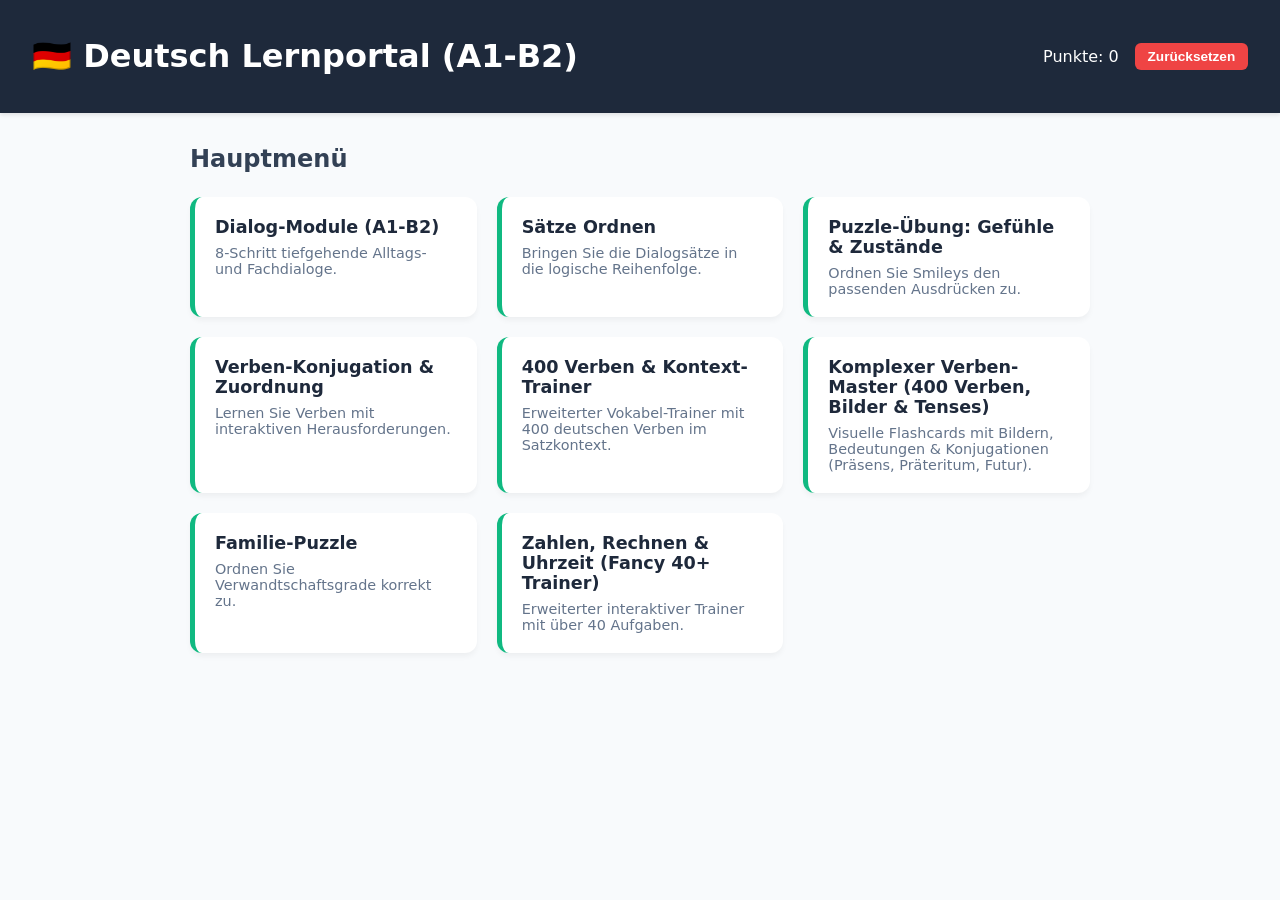
<file: index.html>
<!DOCTYPE html>
<html lang="de" translate="no">
<head>
    <meta charset="UTF-8">
    <meta name="viewport" content="width=device-width, initial-scale=1.0">
    <title>Deutsch Lernportal (A1-B2) - Komplexer Verben-Master</title>
    <link rel="icon" type="image/svg+xml" href="data:image/svg+xml,<svg xmlns='http://www.w3.org/2000/svg' viewBox='0 0 100 100'><text y='.9em' font-size='90'>🇩🇪</text></svg>">
    <style>
        :root {
            --primary: #1e293b;
            --accent: #10b981;
            --bg: #f8fafc;
            --card-bg: #ffffff;
            --text-main: #334155;
        }
        body {
            font-family: system-ui, -apple-system, sans-serif;
            background: var(--bg);
            margin: 0;
            padding: 0;
            color: var(--text-main);
        }
        header {
            background: var(--primary);
            color: white;
            padding: 1rem 2rem;
            display: flex;
            justify-content: space-between;
            align-items: center;
            box-shadow: 0 2px 4px rgba(0,0,0,0.1);
        }
        .score-panel {
            display: flex;
            gap: 1rem;
            align-items: center;
        }
        .reset-score-btn {
            background: #ef4444;
            color: white;
            border: none;
            padding: 0.4rem 0.8rem;
            border-radius: 6px;
            cursor: pointer;
            font-size: 0.85rem;
            font-weight: bold;
        }
        .reset-score-btn:hover { background: #dc2626; }
        main {
            max-width: 900px;
            margin: 2rem auto;
            padding: 0 1rem;
        }
        .screen { display: none; }
        .screen.active { display: block; }
        #dialogue-list {
            display: grid;
            grid-template-columns: repeat(auto-fit, minmax(260px, 1fr));
            gap: 1.25rem;
            margin-top: 1.5rem;
        }
        .dialogue-card {
            background: var(--card-bg);
            padding: 1.25rem;
            border-radius: 12px;
            box-shadow: 0 4px 6px -1px rgba(0,0,0,0.05);
            cursor: pointer;
            transition: transform 0.2s, box-shadow 0.2s;
            border-left: 5px solid var(--accent);
        }
        .dialogue-card:hover {
            transform: translateY(-3px);
            box-shadow: 0 10px 15px -3px rgba(0,0,0,0.1);
        }
        .dialogue-card h3 { margin: 0 0 0.5rem 0; font-size: 1.1rem; color: var(--primary); }
        .dialogue-card p { margin: 0; color: #64748b; font-size: 0.9rem; }
        .options-grid {
            display: flex;
            flex-direction: column;
            gap: 0.75rem;
            margin-top: 1.5rem;
        }
        .option-btn, .order-item {
            background: white;
            border: 2px solid #cbd5e1;
            padding: 1rem;
            border-radius: 8px;
            font-size: 1rem;
            cursor: pointer;
            text-align: left;
            display: flex;
            justify-content: space-between;
            align-items: center;
            transition: border-color 0.2s, background 0.2s;
        }
        .option-btn:hover, .order-item:hover { border-color: var(--accent); background: #f1f5f9; }
        .option-btn.correct { background: #10b981; color: white; border-color: #10b981; }
        .option-btn.wrong { background: #ef4444; color: white; border-color: #ef4444; }
        
        .order-controls button {
            background: var(--primary);
            color: white;
            border: none;
            padding: 0.4rem 0.7rem;
            margin-left: 0.4rem;
            border-radius: 6px;
            cursor: pointer;
        }
        #feedback {
            margin-top: 1rem;
            padding: 1rem;
            border-radius: 8px;
            font-weight: bold;
            text-align: center;
        }
        #feedback.success { background: #d1fae5; color: #065f46; }
        #feedback.error { background: #fee2e2; color: #991b1b; }
        .hidden { display: none; }
        .back-btn {
            background: var(--primary);
            color: white;
            border: none;
            padding: 0.6rem 1.2rem;
            border-radius: 6px;
            cursor: pointer;
            margin-bottom: 1.5rem;
            font-weight: 500;
        }
        .back-btn:hover { background: #334155; }
        #submit-order-btn, .action-btn {
            margin-top: 1.2rem;
            background: var(--accent);
            color: white;
            border: none;
            padding: 0.8rem 1.5rem;
            border-radius: 8px;
            font-size: 1rem;
            cursor: pointer;
            font-weight: bold;
        }
        table { width: 100%; border-collapse: collapse; background: white; margin-top: 1rem; border-radius: 8px; overflow: hidden; box-shadow: 0 4px 6px -1px rgba(0,0,0,0.05); }
        th, td { padding: 1rem; border-bottom: 1px solid #e2e8f0; text-align: left; }
        th { background: var(--primary); color: white; }

        .clock-container {
            background: white;
            padding: 2rem;
            border-radius: 16px;
            box-shadow: 0 10px 25px -5px rgba(0,0,0,0.05);
            text-align: center;
            margin-top: 1.5rem;
            display: flex;
            flex-direction: column;
            align-items: center;
            gap: 1rem;
        }
        .clock-display {
            font-size: 2.5rem;
            font-weight: 800;
            color: var(--primary);
            letter-spacing: 2px;
            font-variant-numeric: tabular-nums;
            background: #f1f5f9;
            padding: 0.5rem 1rem;
            border-radius: 12px;
        }
        .clock-german-text {
            font-size: 1.25rem;
            color: var(--accent);
            font-weight: 600;
        }

        .analogue-face {
            width: 180px;
            height: 180px;
            background: #f8fafc;
            border: 6px solid var(--primary);
            border-radius: 50%;
            position: relative;
            box-shadow: inset 0 2px 6px rgba(0,0,0,0.1);
        }
        .hand {
            position: absolute;
            bottom: 50%;
            left: 50%;
            transform-origin: bottom;
            border-radius: 4px;
        }
        .hour-hand {
            width: 6px;
            height: 45px;
            background: var(--primary);
            transform: translateX(-50%);
        }
        .minute-hand {
            width: 4px;
            height: 65px;
            background: #64748b;
            transform: translateX(-50%);
        }
        .second-hand {
            width: 2px;
            height: 75px;
            background: #ef4444;
            transform: translateX(-50%);
        }
        .center-dot {
            width: 12px;
            height: 12px;
            background: var(--primary);
            border-radius: 50%;
            position: absolute;
            top: 50%;
            left: 50%;
            transform: translate(-50%, -50%);
        }

        .flashcard-box {
            background: white;
            border-radius: 16px;
            padding: 2rem;
            box-shadow: 0 10px 25px -5px rgba(0,0,0,0.05);
            text-align: center;
            margin-top: 1.5rem;
        }
        .flashcard-icon {
            font-size: 4rem;
            margin-bottom: 1rem;
        }
        .flashcard-verb {
            font-size: 2rem;
            font-weight: 800;
            color: var(--primary);
            margin-bottom: 0.5rem;
        }
        .flashcard-meaning {
            font-size: 1.2rem;
            color: var(--accent);
            font-weight: 600;
            margin-bottom: 1.5rem;
        }
    </style>
</head>
<body>
    <header>
        <h1>🇩🇪 Deutsch Lernportal (A1-B2)</h1>
        <div class="score-panel">
            <span>Punkte: <span id="score">0</span></span>
            <button class="reset-score-btn" onclick="resetScore()">Zurücksetzen</button>
        </div>
    </header>

    <main>
        <!-- MAIN MENU SCREEN -->
        <section id="menu-screen" class="screen active">
            <h2>Hauptmenü</h2>
            <div id="dialogue-list">
                <div class="dialogue-card" onclick="openModuleSection()">
                    <h3>Dialog-Module (A1-B2)</h3>
                    <p>8-Schritt tiefgehende Alltags- und Fachdialoge.</p>
                </div>
                <div class="dialogue-card" onclick="openSpecialModule(7)">
                    <h3>Sätze Ordnen</h3>
                    <p>Bringen Sie die Dialogsätze in die logische Reihenfolge.</p>
                </div>
                <div class="dialogue-card" onclick="openPuzzleScreen()">
                    <h3>Puzzle-Übung: Gefühle & Zustände</h3>
                    <p>Ordnen Sie Smileys den passenden Ausdrücken zu.</p>
                </div>
                <div class="dialogue-card" onclick="openVerbsScreen()">
                    <h3>Verben-Konjugation & Zuordnung</h3>
                    <p>Lernen Sie Verben mit interaktiven Herausforderungen.</p>
                </div>
                <div class="dialogue-card" onclick="openMegaVerbsScreen()">
                    <h3>400 Verben & Kontext-Trainer</h3>
                    <p>Erweiterter Vokabel-Trainer mit 400 deutschen Verben im Satzkontext.</p>
                </div>
                <div class="dialogue-card" onclick="openMegaFlashcardScreen()">
                    <h3>Komplexer Verben-Master (400 Verben, Bilder & Tenses)</h3>
                    <p>Visuelle Flashcards mit Bildern, Bedeutungen & Konjugationen (Präsens, Präteritum, Futur).</p>
                </div>
                <div class="dialogue-card" onclick="openFamilyScreen()">
                    <h3>Familie-Puzzle</h3>
                    <p>Ordnen Sie Verwandtschaftsgrade korrekt zu.</p>
                </div>
                <div class="dialogue-card" onclick="openNumbersScreen()">
                    <h3>Zahlen, Rechnen & Uhrzeit (Fancy 40+ Trainer)</h3>
                    <p>Erweiterter interaktiver Trainer mit über 40 Aufgaben.</p>
                </div>
            </div>
        </section>

        <!-- DIALOGUE SELECTION SCREEN -->
        <section id="dialogue-menu-screen" class="screen">
            <button class="back-btn" onclick="goHome()">← Zurück zum Hauptmenü</button>
            <h2>Wähle ein Dialog-Modul (8 Schritte)</h2>
            <div id="sub-dialogue-list" style="display:grid; grid-template-columns: repeat(auto-fit, minmax(280px, 1fr)); gap: 1rem; margin-top: 1.5rem;"></div>
        </section>

        <!-- EXERCISE RUNNER SCREEN -->
        <section id="exercise-screen" class="screen">
            <button class="back-btn" onclick="openModuleSection()">← Zurück zur Modul-Übersicht</button>
            <h3 id="dialogue-title"></h3>
            <div id="game-container">
                <div id="prompt-area"></div>
                <div id="options-area" class="options-grid"></div>
            </div>
            <div id="feedback" class="hidden"></div>
        </section>

        <!-- PUZZLE SCREEN -->
        <section id="puzzle-screen" class="screen">
            <button class="back-btn" onclick="goHome()">← Zurück zum Hauptmenü</button>
            <h3>Puzzle-Übung: Wie geht es Ihnen?</h3>
            <div style="display: flex; flex-direction: column; gap: 0.75rem; margin-top: 1.5rem;" id="puzzle-area">
                <div class="puzzle-row" data-answer="sehr gut" style="display:flex; align-items:center; gap:1rem; background:white; padding:0.75rem; border-radius:8px; box-shadow: 0 1px 3px rgba(0,0,0,0.05);">
                    <span style="font-size: 1.5rem;">😊</span>
                    <div style="background:#f1f5f9; padding:0.5rem 1rem; border-radius:6px; font-weight:bold;">Puzzleteil</div>
                    <select class="puzzle-select" style="padding:0.5rem; border-radius:6px; border:1px solid #cbd5e1; flex-grow:1;">
                        <option value="">-- Wählen --</option>
                        <option value="schlecht">schlecht</option>
                        <option value="gut">gut</option>
                        <option value="sehr gut">sehr gut</option>
                        <option value="nicht so gut">nicht so gut</option>
                        <option value="sehr schlecht">sehr schlecht</option>
                    </select>
                </div>
                <div class="puzzle-row" data-answer="gut" style="display:flex; align-items:center; gap:1rem; background:white; padding:0.75rem; border-radius:8px; box-shadow: 0 1px 3px rgba(0,0,0,0.05);">
                    <span style="font-size: 1.5rem;">🙂</span>
                    <div style="background:#f1f5f9; padding:0.5rem 1rem; border-radius:6px; font-weight:bold;">Puzzleteil</div>
                    <select class="puzzle-select" style="padding:0.5rem; border-radius:6px; border:1px solid #cbd5e1; flex-grow:1;">
                        <option value="">-- Wählen --</option>
                        <option value="schlecht">schlecht</option>
                        <option value="gut">gut</option>
                        <option value="sehr gut">sehr gut</option>
                        <option value="nicht so gut">nicht so gut</option>
                        <option value="sehr schlecht">sehr schlecht</option>
                    </select>
                </div>
                <div class="puzzle-row" data-answer="nicht so gut" style="display:flex; align-items:center; gap:1rem; background:white; padding:0.75rem; border-radius:8px; box-shadow: 0 1px 3px rgba(0,0,0,0.05);">
                    <span style="font-size: 1.5rem;">😐</span>
                    <div style="background:#f1f5f9; padding:0.5rem 1rem; border-radius:6px; font-weight:bold;">Puzzleteil</div>
                    <select class="puzzle-select" style="padding:0.5rem; border-radius:6px; border:1px solid #cbd5e1; flex-grow:1;">
                        <option value="">-- Wählen --</option>
                        <option value="schlecht">schlecht</option>
                        <option value="gut">gut</option>
                        <option value="sehr gut">sehr gut</option>
                        <option value="nicht so gut">nicht so gut</option>
                        <option value="sehr schlecht">sehr schlecht</option>
                    </select>
                </div>
                <div class="puzzle-row" data-answer="schlecht" style="display:flex; align-items:center; gap:1rem; background:white; padding:0.75rem; border-radius:8px; box-shadow: 0 1px 3px rgba(0,0,0,0.05);">
                    <span style="font-size: 1.5rem;">🙁</span>
                    <div style="background:#f1f5f9; padding:0.5rem 1rem; border-radius:6px; font-weight:bold;">Puzzleteil</div>
                    <select class="puzzle-select" style="padding:0.5rem; border-radius:6px; border:1px solid #cbd5e1; flex-grow:1;">
                        <option value="">-- Wählen --</option>
                        <option value="schlecht">schlecht</option>
                        <option value="gut">gut</option>
                        <option value="sehr gut">sehr gut</option>
                        <option value="nicht so gut">nicht so gut</option>
                        <option value="sehr schlecht">sehr schlecht</option>
                    </select>
                </div>
                <div class="puzzle-row" data-answer="sehr schlecht" style="display:flex; align-items:center; gap:1rem; background:white; padding:0.75rem; border-radius:8px; box-shadow: 0 1px 3px rgba(0,0,0,0.05);">
                    <span style="font-size: 1.5rem;">😞</span>
                    <div style="background:#f1f5f9; padding:0.5rem 1rem; border-radius:6px; font-weight:bold;">Puzzleteil</div>
                    <select class="puzzle-select" style="padding:0.5rem; border-radius:6px; border:1px solid #cbd5e1; flex-grow:1;">
                        <option value="">-- Wählen --</option>
                        <option value="schlecht">schlecht</option>
                        <option value="gut">gut</option>
                        <option value="sehr gut">sehr gut</option>
                        <option value="nicht so gut">nicht so gut</option>
                        <option value="sehr schlecht">sehr schlecht</option>
                    </select>
                </div>
            </div>
            <button class="action-btn" onclick="checkPuzzle()">Puzzle prüfen</button>
            <div id="puzzle-feedback" class="hidden"></div>
        </section>

        <!-- VERBS SCREEN -->
        <section id="verbs-screen" class="screen">
            <button class="back-btn" onclick="goHome()">← Zurück zum Hauptmenü</button>
            <h3>Wichtige Deutsche Verben & Interaktives Matching</h3>
            <table>
                <tr>
                    <th>Pronomen</th>
                    <th>sein (to be)</th>
                    <th>haben (to have)</th>
                    <th>kommen (to come)</th>
                    <th>sehen (to see)</th>
                </tr>
                <tr><td><strong>ich</strong></td><td>bin</td><td>habe</td><td>komme</td><td>sehe</td></tr>
                <tr><td><strong>du</strong></td><td>bist</td><td>hast</td><td>kommst</td><td>siehst</td></tr>
                <tr><td><strong>er / sie / es</strong></td><td>ist</td><td>hat</td><td>kommt</td><td>sieht</td></tr>
                <tr><td><strong>wir</strong></td><td>sind</td><td>haben</td><td>kommen</td><td>sehen</td></tr>
                <tr><td><strong>ihr</strong></td><td>seid</td><td>habt</td><td>kommt</td><td>seht</td></tr>
                <tr><td><strong>sie / Sie</strong></td><td>sind</td><td>haben</td><td>kommen</td><td>sehen</td></tr>
            </table>

            <div style="background: white; padding: 1.5rem; border-radius: 12px; margin-top: 1.5rem; box-shadow: 0 4px 6px -1px rgba(0,0,0,0.05);">
                <h4>Mini-Puzzle: Verb-Zuordnung</h4>
                <p>Welche Form gehört zu "du" beim Verb <em>sein</em>?</p>
                <div style="display: flex; gap: 1rem; margin-top: 1rem;">
                    <button class="option-btn verb-opt" style="flex:1;" onclick="checkVerbPuzzle(false, this)">bin</button>
                    <button class="option-btn verb-opt" style="flex:1;" onclick="checkVerbPuzzle(true, this)">bist</button>
                    <button class="option-btn verb-opt" style="flex:1;" onclick="checkVerbPuzzle(false, this)">ist</button>
                </div>
                <div id="verb-feedback" class="hidden" style="margin-top: 1rem; padding: 0.75rem; border-radius: 6px; font-weight: bold; text-align: center;"></div>
            </div>
        </section>

        <!-- MEGA VERBS SCREEN (400 VERBS CONTEXT TRAINER) -->
        <section id="mega-verbs-screen" class="screen">
            <button class="back-btn" onclick="goHome()">← Zurück zum Hauptmenü</button>
            <h3>400 Verben & Kontext-Trainer</h3>
            <p>Wähle das passende deutsche Verb, das in den Satzkontext passt.</p>
            
            <div style="background: white; padding: 1.5rem; border-radius: 12px; box-shadow: 0 4px 6px -1px rgba(0,0,0,0.05); margin-top: 1.5rem;">
                <h4 id="mega-prompt" style="font-size: 1.2rem; margin-bottom: 1rem;">Lade Satzkontext...</h4>
                <div id="mega-options-container" class="options-grid"></div>
                <div id="mega-feedback" class="hidden" style="margin-top: 1rem; padding: 0.75rem; border-radius: 6px; font-weight: bold; text-align: center;"></div>
                <button class="action-btn" onclick="loadNextMegaVerb()" style="margin-top: 1rem;">Nächste Aufgabe</button>
            </div>
        </section>

        <!-- FLASHCARD & TENSE MASTER SCREEN (400 FULLY UNIQUE ENTRIES) -->
        <section id="mega-flashcard-screen" class="screen">
            <button class="back-btn" onclick="goHome()">← Zurück zum Hauptmenü</button>
            <h3>Komplexer Verben-Master (400 Verben, Bilder & Tenses)</h3>
            <p>Lernen mit visuellen Symbolen, englischer Übersetzung und vollständigen Konjugationstabellen.</p>

            <div class="flashcard-box">
                <div id="fc-counter" style="color: #64748b; font-weight: bold; margin-bottom: 0.5rem;">Verb 1 von 400</div>
                <div class="flashcard-icon" id="fc-icon">🏃‍♂️</div>
                <div class="flashcard-verb" id="fc-verb">laufen</div>
                <div class="flashcard-meaning" id="fc-meaning">to run / to walk</div>

                <h4>Konjugation (Tenses)</h4>
                <table>
                    <tr>
                        <th>Tempus</th>
                        <th>Präsens (Present)</th>
                        <th>Präteritum (Past)</th>
                        <th>Futur I (Future)</th>
                    </tr>
                    <tr>
                        <td><strong>ich</strong></td>
                        <td id="fc-pres-ich">laufe</td>
                        <td id="fc-pret-ich">lief</td>
                        <td id="fc-fut-ich">werde laufen</td>
                    </tr>
                    <tr>
                        <td><strong>du</strong></td>
                        <td id="fc-pres-du">läufst</td>
                        <td id="fc-pret-du">liefst</td>
                        <td id="fc-fut-du">wirst laufen</td>
                    </tr>
                    <tr>
                        <td><strong>er/sie/es</strong></td>
                        <td id="fc-pres-er">läuft</td>
                        <td id="fc-pret-er">lief</td>
                        <td id="fc-fut-er">wird laufen</td>
                    </tr>
                </table>

                <button class="action-btn" onclick="loadNextFlashcard()" style="margin-top: 1.5rem;">Nächste Karteikarte ➡️</button>
            </div>
        </section>

        <!-- FAMILY SCREEN -->
        <section id="family-screen" class="screen">
            <button class="back-btn" onclick="goHome()">← Zurück zum Hauptmenü</button>
            <h3>Familie-Puzzle: Verwandtschaftsgrade ordnen</h3>
            <p>Ordnen Sie die passenden deutschen Begriffe zu:</p>
            <div style="display: flex; flex-direction: column; gap: 0.75rem; margin-top: 1.5rem;" id="family-area">
                <div class="family-row" data-answer="Großeltern" style="display:flex; align-items:center; gap:1rem; background:white; padding:0.75rem; border-radius:8px;">
                    <span style="min-width: 160px; font-weight:bold;">Mutter & Vater der Eltern</span>
                    <select class="family-select" style="padding:0.5rem; border-radius:6px; border:1px solid #cbd5e1; flex-grow:1;">
                        <option value="">-- Wählen --</option>
                        <option value="Großeltern">Großeltern</option>
                        <option value="Eltern">Eltern</option>
                        <option value="Geschwister">Geschwister</option>
                        <option value="Bruder">Bruder</option>
                        <option value="Schwester">Schwester</option>
                    </select>
                </div>
                <div class="family-row" data-answer="Eltern" style="display:flex; align-items:center; gap:1rem; background:white; padding:0.75rem; border-radius:8px;">
                    <span style="min-width: 160px; font-weight:bold;">Mutter & Vater</span>
                    <select class="family-select" style="padding:0.5rem; border-radius:6px; border:1px solid #cbd5e1; flex-grow:1;">
                        <option value="">-- Wählen --</option>
                        <option value="Großeltern">Großeltern</option>
                        <option value="Eltern">Eltern</option>
                        <option value="Geschwister">Geschwister</option>
                        <option value="Bruder">Bruder</option>
                        <option value="Schwester">Schwester</option>
                    </select>
                </div>
                <div class="family-row" data-answer="Geschwister" style="display:flex; align-items:center; gap:1rem; background:white; padding:0.75rem; border-radius:8px;">
                    <span style="min-width: 160px; font-weight:bold;">Brüder und Schwestern</span>
                    <select class="family-select" style="padding:0.5rem; border-radius:6px; border:1px solid #cbd5e1; flex-grow:1;">
                        <option value="">-- Wählen --</option>
                        <option value="Großeltern">Großeltern</option>
                        <option value="Eltern">Eltern</option>
                        <option value="Geschwister">Geschwister</option>
                        <option value="Bruder">Bruder</option>
                        <option value="Schwester">Schwester</option>
                    </select>
                </div>
                <div class="family-row" data-answer="Bruder" style="display:flex; align-items:center; gap:1rem; background:white; padding:0.75rem; border-radius:8px;">
                    <span style="min-width: 160px; font-weight:bold;">Männliches Geschwisterkind</span>
                    <select class="family-select" style="padding:0.5rem; border-radius:6px; border:1px solid #cbd5e1; flex-grow:1;">
                        <option value="">-- Wählen --</option>
                        <option value="Großeltern">Großeltern</option>
                        <option value="Eltern">Eltern</option>
                        <option value="Geschwister">Geschwister</option>
                        <option value="Bruder">Bruder</option>
                        <option value="Schwester">Schwester</option>
                    </select>
                </div>
                <div class="family-row" data-answer="Schwester" style="display:flex; align-items:center; gap:1rem; background:white; padding:0.75rem; border-radius:8px;">
                    <span style="min-width: 160px; font-weight:bold;">Weibliches Geschwisterkind</span>
                    <select class="family-select" style="padding:0.5rem; border-radius:6px; border:1px solid #cbd5e1; flex-grow:1;">
                        <option value="">-- Wählen --</option>
                        <option value="Großeltern">Großeltern</option>
                        <option value="Eltern">Eltern</option>
                        <option value="Geschwister">Geschwister</option>
                        <option value="Bruder">Bruder</option>
                        <option value="Schwester">Schwester</option>
                    </select>
                </div>
            </div>
            <button class="action-btn" onclick="checkFamily()">Familie prüfen</button>
            <div id="family-feedback" class="hidden"></div>
        </section>

        <!-- NUMBERS & CLOCK SCREEN -->
        <section id="numbers-screen" class="screen">
            <button class="back-btn" onclick="goHome()">← Zurück zum Hauptmenü</button>
            <h3>Zahlen, Rechnen & Live-Uhrzeit (40+ Trainer)</h3>
            
            <div class="clock-container">
                <div class="clock-german-text" id="clock-german-label">Es ist gerade...</div>
                
                <div class="analogue-face">
                    <div class="hand hour-hand" id="hour-hand"></div>
                    <div class="hand minute-hand" id="minute-hand"></div>
                    <div class="hand second-hand" id="second-hand"></div>
                    <div class="center-dot"></div>
                </div>

                <div class="clock-display" id="live-clock">00:00:00</div>
                <p style="color: #64748b; margin: 0; font-size: 0.9rem;">Analoges Zifferblatt & deutsche Wortstunden</p>
            </div>

            <!-- DYNAMIC 40+ CLOCK PUZZLE TRAINER -->
            <div style="background: white; padding: 1.5rem; border-radius: 12px; box-shadow: 0 4px 6px -1px rgba(0,0,0,0.05); margin-top: 1.5rem;">
                <h4>Mini-Uhren Puzzle (40+ Uhren-Fragen)</h4>
                <p id="clock-question-prompt">Lade Uhrzeit-Aufgabe...</p>
                <div id="clock-options-container" class="options-grid"></div>
                <div id="clock-trainer-feedback" class="hidden" style="margin-top: 1rem; padding: 0.75rem; border-radius: 6px; font-weight: bold; text-align: center;"></div>
            </div>

            <!-- DYNAMIC 40+ NUMBER SPELLING TRAINER -->
            <div style="background: white; padding: 1.5rem; border-radius: 12px; box-shadow: 0 4px 6px -1px rgba(0,0,0,0.05); margin-top: 1.5rem;">
                <h4>Zahlen-Schreibweisen Trainer (40+ Aufgaben)</h4>
                <p id="number-question-prompt">Wie schreibt man die Zahl richtig?</p>
                <div id="number-options-container" class="options-grid"></div>
                <div id="number-trainer-feedback" class="hidden" style="margin-top: 1rem; padding: 0.75rem; border-radius: 6px; font-weight: bold; text-align: center;"></div>
            </div>

            <!-- REFERENCE TABLE -->
            <div style="background: white; padding: 1.5rem; border-radius: 12px; box-shadow: 0 4px 6px -1px rgba(0,0,0,0.05); margin-top: 1.5rem;">
                <h4>Zahlenübersicht (Eins bis Tausend)</h4>
                <ul style="line-height: 1.8; margin: 0 0 1.5rem 0; padding-left: 1.2rem; color: var(--text-main);">
                    <li><strong>Eins bis Zwölf:</strong> eins, zwei, drei, vier, fünf, sechs, sieben, acht, neun, zehn, elf, zwölf</li>
                    <li><strong>Dreizehn bis Neunzehn:</strong> dreizehn, vierzehn, fünfzehn, sechzehn, siebzehn, achtzehn, neunzehn</li>
                    <li><strong>Zehnerstufen:</strong> zwanzig, dreißig, vierzig, fünfzig, sechzig, siebzig, achtzig, neunzig</li>
                    <li><strong>Zusammengesetzte (z.B. 54):</strong> fünfundvierzig, vierundfünfzig (Einer + Zehner)</li>
                    <li><strong>Hunderter & Tausender:</strong> (ein)hundert, zweihundert, eintausend</li>
                </ul>
            </div>
        </section>
    </main>

    <script>
        const dialoguesData = [
            {
                id: 1, title: "Modul 1: Begrüßung & Kennenlernen (A1)", type: "choice",
                steps: [
                    { prompt: "Person A: Guten Tag! Ich heiße Markus. Wie ist dein Name?", options: ["Hallo, ich heiße Sarah.", "Auf Wiedersehen.", "Mir geht es gut."], correct: 0 },
                    { prompt: "Person B: Freut mich, Markus! Woher kommst du ursprünglich?", options: ["Ich komme aus München.", "Guten Morgen.", "Tschüss!"], correct: 0 },
                    { prompt: "Person A: Und wie gefällt es dir hier in der neuen Stadt?", options: ["Es ist wunderschön und sehr lebendig.", "Ich heiße Sarah.", "Aus München."], correct: 0 },
                    { prompt: "Person B: Lebst du schon lange hier in dieser Gegend?", options: ["Ja, bereits seit fast drei Jahren.", "Ich trinke gerne Tee.", "Guten Abend."], correct: 0 },
                    { prompt: "Person A: Das ist eine schöne Zeit. Arbeitest du oder studierst du?", options: ["Ich bin als Softwareentwickler tätig.", "Das Wetter ist kalt.", "Auf Wiederhören."], correct: 0 },
                    { prompt: "Person B: Spannend! Welche Programmiersprachen nutzt du am meisten?", options: ["Hauptsächlich Python und JavaScript.", "Ich mag Äpfel.", "Nein, danke."], correct: 0 },
                    { prompt: "Person A: Das passt perfekt zu meinen eigenen Interessen im Bereich Tech.", options: ["Freut mich zu hören! Vielleicht können wir mal zusammen coden.", "Der Bus fährt gleich.", "Zwei Kaffee bitte."], correct: 0 },
                    { prompt: "Person B: Unbedingt! Lass uns bald Nummern austauschen. Schön dich kennengelernt zu haben!", options: ["Gleichfalls! Bis bald.", "Guten Morgen.", "Nein."], correct: 0 }
                ]
            },
            {
                id: 2, title: "Modul 2: Im Café bestellen & bezahlen (A1)", type: "choice",
                steps: [
                    { prompt: "Kellner: Guten Tag! Haben Sie schon gewählt?", options: ["Ja, ich hätte gerne einen großen Milchkaffee.", "Ich heiße Markus.", "Auf Wiedersehen."], correct: 0 },
                    { prompt: "Kellner: Gerne. Möchten Sie auch etwas Süßes dazu?", options: ["Ein Stück frischen Apfelkuchen bitte.", "Ich komme aus München.", "Mir geht es gut."], correct: 0 },
                    { prompt: "Kellner: Sehr gute Wahl! Mit Sahne oder ohne?", options: ["Bitte mit einer Portion Schlagsahne.", "Ich wohne in Berlin.", "Der Tisch ist frei."], correct: 0 },
                    { prompt: "Kellner: Kommt sofort. Darf es sonst noch etwas sein?", options: ["Ein Glas kaltes Leitungswasser wäre super.", "Nein, ich bin ein Auto.", "Guten Tag."], correct: 0 },
                    { prompt: "Kellner: Hier ist Ihr Kaffee und der Kuchen. Guten Appetit!", options: ["Vielen herzlichen Dank!", "Auf Wiederhören.", "Ich suche den Bahnhof."], correct: 0 },
                    { prompt: "Kunde (später): Zahlen bitte, wir möchten getrennt bezahlen.", options: ["Gerne, macht das zusammen 12,50 Euro?", "Ich bin Ingenieur.", "Das Wetter ist regnerisch."], correct: 0 },
                    { prompt: "Kellner: Ja, genau. Bar oder mit Karte?", options: ["Ich zahle kontaktlos mit Karte, bitte.", "Ich komme aus Hamburg.", "Nein, danke."], correct: 0 },
                    { prompt: "Kellner: Bitte hier auf das Lesegerät halten. Schönen Tag noch!", options: ["Danke gleichfalls, auf Wiedersehen!", "Guten Morgen.", "Zwei Kaffee."], correct: 0 }
                ]
            },
            {
                id: 3, title: "Modul 3: Nach dem Weg fragen (A2)", type: "choice",
                steps: [
                    { prompt: "Passant: Entschuldigung, wissen Sie, wo die nächste U-Bahn-Station ist?", options: ["Gehen Sie geradeaus und dann die zweite Straße links.", "Ich heiße Sarah.", "Mir geht es gut."], correct: 0 },
                    { prompt: "Passant: Ist das weit von hier zu Fuß?", options: ["Nein, höchstens fünf Minuten.", "Ja, ich komme aus München.", "Guten Tag."], correct: 0 },
                    { prompt: "Passant: Muss ich danach noch einmal abbiegen?", options: ["Nach der Apotheke rechts in die Hauptstraße einbiegen.", "Ich trinke Kaffee.", "Auf Wiedersehen."], correct: 0 },
                    { prompt: "Passant: Perfekt, ich suche nämlich das Stadtmuseum dort in der Nähe.", options: ["Das liegt direkt gegenüber dem Ausgang der Station.", "I am tired.", "Nein."], correct: 0 },
                    { prompt: "Passant: Großartig, vielen Dank für Ihre nette Hilfe!", options: ["Gern geschehen, einen schönen Tag noch!", "Guten Morgen.", "Ich heiße Thomas."], correct: 0 },
                    { prompt: "Passant: Danke, Ihnen auch!", options: ["Auf Wiedersehen!", "Bitte sehr.", "Zwei Kaffee bitte."], correct: 0 },
                    { prompt: "Zweiter Passant (ruft zu): Suchen Sie etwa die Linie U4?", options: ["Genau, fährt die hier regelmäßig?", "Ich mag Äpfel.", "Das Wetter ist schön."], correct: 0 },
                    { prompt: "Zweiter Passant: Ja, alle fünf Minuten kommt eine Bahn. Viel Erfolg!", options: ["Super, danke für die Info!", "Nein.", "Tschüss."], correct: 0 }
                ]
            },
            {
                id: 4, title: "Modul 4: Im Supermarkt nach Produkten fragen (A1)", type: "choice",
                steps: [
                    { prompt: "Kunde: Entschuldigung, wo finde ich frisches Gemüse?", options: ["Direkt am Eingang auf der linken Seite.", "Ich trinke gerne Wasser.", "Auf Wiedersehen."], correct: 0 },
                    { prompt: "Kunde: Und gibt es hier auch biologisch angebauten Tomaten?", options: ["Ja, im Gang drei neben den Gurken.", "Guten Morgen.", "Nein, danke."], correct: 0 },
                    { prompt: "Kunde: Ausgezeichnet. Wo stehen denn die Milchprodukte?", options: ["Am Ende des Ganges auf der rechten Seite bei den Kühltruhen.", "Ich heiße Sarah.", "Der Zug ist pünktlich."], correct: 0 },
                    { prompt: "Kunde: Haben Sie auch laktosefreie Vollmilch da?", options: ["Ja, im selben Regal im oberen Fach.", "Ich komme aus Köln.", "Guten Tag."], correct: 0 },
                    { prompt: "Kunde: Perfekt, ich brauche außerdem noch Vollkornbrot.", options: ["Das liegt in der hauseigenen Bäckereiabteilung vorne.", "Mir geht es gut.", "Tschüss."], correct: 0 },
                    { prompt: "Kunde: Findet man dort auch frische Brötchen?", options: ["Ja, die werden stündlich frisch gebacken.", "Ich bin müde.", "Nein."], correct: 0 },
                    { prompt: "Kunde: Danke für die tolle Beratung.", options: ["Keine Ursache, sonst noch ein Anliegen?", "Auf Wiederhören.", "Zwei Kaffee."], correct: 0 },
                    { prompt: "Kunde: Nein, das war alles. Ich gehe zur Kasse.", options: ["Schönen Tag noch beim Einkaufen!", "Guten Morgen.", "Hallo."], correct: 0 }
                ]
            },
            {
                id: 5, title: "Modul 5: Über Hobbies und Freizeit sprechen (A2)", type: "choice",
                steps: [
                    { prompt: "Person A: Was machst du eigentlich am Wochenende am liebsten?", options: ["Ich gehe oft wandern und fotografiere die Natur.", "Ich komme aus Berlin.", "Mir geht es gut."], correct: 0 },
                    { prompt: "Person B: Das klingt spannend! Machst du das ganz alleine?", options: ["Meistens gehe ich mit Freunden oder meiner Familie.", "Nein, das ist ein Bahnhof.", "Tschüss!"], correct: 0 },
                    { prompt: "Person A: Welche Regionen in den Bergen besuchst du am häufigsten?", options: ["Besonders gerne das Alpenvorland wegen der tollen Aussicht.", "Ich trinke Milch.", "Guten Tag."], correct: 0 },
                    { prompt: "Person B: Fotografierst du dabei eher Landschaften oder Tiere?", options: ["Sowohl als auch, aber Landschaften faszinieren mich mehr.", "Ich heiße Anna.", "Nein, danke."], correct: 0 },
                    { prompt: "Person A: Nutzt du dafür professionelle Spiegelreflexkameras?", options: ["Ja, mit verschiedenen Festbrennweiten-Objektiven.", "Das Wetter ist kalt.", "Auf Wiedersehen."], correct: 0 },
                    { prompt: "Person B: Das erfordert sicher viel Geduld für das perfekte Licht.", options: ["Absolut, oft warte ich Stunden auf den perfekten Moment.", "I like coffee.", "Zwei bitte."], correct: 0 },
                    { prompt: "Person A: Bewundernswert! Stellst du deine Fotos auch online aus?", options: ["Ja, auf einer eigenen GitHub Pages Fotoseite.", "Ich wohne hier.", "Nein."], correct: 0 },
                    { prompt: "Person B: Da muss ich unbedingt mal reinschauen!", options: ["Mach das, ich schicke dir den Link.", "Guten Morgen.", "Tschüss."], correct: 0 }
                ]
            },
            {
                id: 6, title: "Modul 6: Termine beim Arzt vereinbaren (A2)", type: "choice",
                steps: [
                    { prompt: "Empfang: Praxis Dr. Schmidt, guten Tag.", options: ["Guten Tag, ich möchte gerne einen Termin vereinbaren.", "Ich heiße Anna.", "Ich suche den Bahnhof."], correct: 0 },
                    { prompt: "Empfang: Sind Sie bereits Patient bei uns in der Praxis?", options: ["Nein, ich komme zum ersten Mal zu Ihnen.", "Zwei Kaffee, bitte.", "In Gang 3."], correct: 0 },
                    { prompt: "Empfang: Verstehe. Wegen welcher Beschwerden rufen Sie an?", options: ["Ich habe seit zwei Tagen starke Kopfschmerzen und Fieber.", "Das Wetter ist schön.", "Auf Wiedersehen."], correct: 0 },
                    { prompt: "Empfang: Könnten Sie direkt heute Nachmittag um 15:30 Uhr kommen?", options: ["Ja, das passt zeitlich hervorragend.", "Ich wohne in München.", "Nein, danke."], correct: 0 },
                    { prompt: "Empfang: Bringen Sie bitte Ihre Krankenversichertenkarte mit.", options: ["Wird gemacht, liegt schon bereit.", "Ich trinke Wasser.", "Guten Morgen."], correct: 0 },
                    { prompt: "Empfang: Müssen wir sonst noch etwas beachten?", options: ["Soll ich vorab nüchtern bleiben?", "Ich heiße Thomas.", "Tschüss."], correct: 0 },
                    { prompt: "Empfang: Nein, das ist für diesen Termin nicht nötig.", options: ["Alles klar, vielen Dank für die schnelle Hilfe.", "Ich bin Ingenieur.", "Zwei Kaffee."], correct: 0 },
                    { prompt: "Empfang: Gute Besserung bereits im Voraus. Bis nachher!", options: ["Auf Wiederhören!", "Guten Tag.", "Nein."], correct: 0 }
                ]
            },
            {
                id: 7, title: "Modul 7: Sätze Ordnen - Kennenlernen (A1/A2)", type: "order",
                sentences: [
                    "Hallo! Entschuldigung, ist dieser Platz noch frei?",
                    "Ja, natürlich, setzen Sie sich bitte.",
                    "Vielen Dank. Ich heiße Thomas, und Sie?",
                    "Ich bin Maria. Studieren Sie hier an der Universität?",
                    "Nein, ich arbeite schon seit zwei Jahren als Ingenieur.",
                    "Das ist beeindruckend. In welcher Fachrichtung denn genau?",
                    "Im Bereich der Automatisierungstechnik und Robotik.",
                    "Faszinierend! Vielleicht können wir uns dazu später noch austauschen."
                ]
            },
            {
                id: 8, title: "Modul 8: Erweiterte Geschäftsreise & Hotelbuchung (A2-B1)", type: "choice",
                steps: [
                    { prompt: "Rezeption: Grand Hotel, guten Tag. Was kann ich für Sie tun?", options: ["Guten Tag, ich habe eine Reservierung auf den Namen Wagner für drei Nächte.", "Wo ist die U-Bahn?", "Ich möchte einen Kaffee."], correct: 0 },
                    { prompt: "Rezeption: Lassen Sie mich kurz nachschauen... Ah, Zimmer 402 mit Blick auf den Park, korrekt?", options: ["Genau, ist das Frühstück im Übernachtungspreis inbegriffen?", "Nein, ich mag kein Wasser.", "Auf Wiederhören."], correct: 0 },
                    { prompt: "Rezeption: Ja, das reichhaltige Frühstücksbuffet ist täglich von 6:30 bis 10 Uhr dabei.", options: ["Ausgezeichnet, gibt es im Zimmer auch Highspeed-WLAN?", "I drink tea.", "Tschüss."], correct: 0 },
                    { prompt: "Rezeption: Kostenloses WLAN steht im gesamten Hotelbereich zur Verfügung.", options: ["Perfekt, hier ist mein Personalausweis für den Check-in.", "Ich trinke Milch.", "Tschüss."], correct: 0 },
                    { prompt: "Rezeption: Danke schön. Ihre Zimmerkarte ist gleichzeitig der Aufzugschlüssel.", options: ["Gibt es hier im Haus auch einen Fitnessbereich?", "Das Wetter ist kalt.", "Nein."], correct: 0 },
                    { prompt: "Rezeption: Ja, im Erdgeschoss neben dem Wellnessbereich rund um die Uhr geöffnet.", options: ["Sehr gut, das werde ich sicherlich nutzen.", "Ich heiße Anna.", "Zwei Kaffee."], correct: 0 },
                    { prompt: "Rezeption: Falls Sie sonst noch Wünsche haben, wählen Sie die 0 von Ihrem Zimmer.", options: ["Verstanden, vielen Dank für den freundlichen Empfang.", "Guten Morgen.", "Auf Wiedersehen."], correct: 0 },
                    { prompt: "Rezeption: Sehr gerne, wir wünschen Ihnen einen angenehmen Aufenthalt!", options: ["Danke, ich freue mich auf die Tage hier.", "Tschüss.", "Nein."], correct: 0 }
                ]
            },
            {
                id: 9, title: "Modul 9: Technischer Support & IT-Probleme (B1)", type: "choice",
                steps: [
                    { prompt: "Support: IT-Helpdesk, Müller am Apparat. Welches Problem liegt vor?", options: ["Guten Tag, mein Laptop verbindet sich nach dem heutigen Systemupdate nicht mehr mit dem Firmennetzwerk.", "Ich suche eine Jacke in Größe L.", "Mir geht es gut, danke."], correct: 0 },
                    { prompt: "Support: Haben Sie bereits versucht, den VPN-Client neu zu starten oder den Router zu reinitialisieren?", options: ["Ja, beides mehrfach durchgeführt, aber die Authentifizierung schlägt mit einem Zeitüberschreitungsfehler fehl.", "Ich trinke gerne Kaffee mit Milch.", "Auf Wiedersehen."], correct: 0 },
                    { prompt: "Support: Erhalten Sie dabei einen spezifischen Fehlercode auf dem Bildschirm?", options: ["Ja, der Code lautet ERR_CONNECTION_TIMED_OUT.", "Das Wetter ist sonnig.", "Ich heiße Sarah."], correct: 0 },
                    { prompt: "Support: Das deutet auf ein Zertifikatsproblem im Gateway hin. Ich setze kurz Ihre Session zurück.", options: ["Soll ich solange den Rechner einmal komplett neu starten?", "Ich mag Äpfel.", "Nein, danke."], correct: 0 },
                    { prompt: "Support: Ja, das wäre ideal. Bitte nach dem Neustart direkt wieder einwählen.", options: ["Wird erledigt, ich bin in zwei Minuten wieder da.", "Guten Morgen.", "Tschüss."], correct: 0 },
                    { prompt: "Support (nach Neustart): Hören Sie mich wieder? Wie sieht der Status aus?", options: ["Verbindung steht wieder stabil, Authentifizierung war erfolgreich!", "Ich trinke Wasser.", "Auf Wiederhören."], correct: 0 },
                    { prompt: "Support: Hervorragend! Lag tatsächlich am zwischengespeicherten Authentifizierungstoken.", options: ["Vielen Dank für die schnelle professionelle Hilfe.", "Das Auto ist rot.", "Nein."], correct: 0 },
                    { prompt: "Support: Gerne doch, bei weiteren Fragen einfach wieder melden. Schönen Arbeitstag!", options: ["Danke gleichfalls, tschüss!", "Guten Abend.", "Zwei Kaffee."], correct: 0 }
                ]
            },
            {
                id: 10, title: "Modul 10: Wissenschaftliches Kolloquium & Forschung (B1-B2)", type: "choice",
                steps: [
                    { prompt: "Professor: Willkommen zum Seminar über formale Verifikation und Modellprüfung. Welchen Ansatz bevorzugen Sie?", options: ["Ich halte temporale Logik und symbolisches Model Checking für besonders effektiv bei der Fehlererkennung.", "Ich möchte gerne Äpfel kaufen.", "Der Zug fährt um 10 Uhr ab."], correct: 0 },
                    { prompt: "Professor: Ein ambitionierter Ansatz. Wie gehen Sie mit dem Zustandsexplosionsproblem um?", options: ["Durch den Einsatz von BDD-basierten Datenstrukturen und Abstraktionstechniken lässt sich die Komplexität stark reduzieren.", "Das Wetter ist heute sehr schön.", "Zwei Kaffee bitte."], correct: 0 },
                    { prompt: "Professor: Wie verhält sich das bei Systemen mit starker Nebenläufigkeit?", options: ["Hier empfiehlt sich die Anwendung von partieller Ordnungsreduktion.", "Ich trinke gerne Tee.", "Auf Wiedersehen."], correct: 0 },
                    { prompt: "Professor: Eine exzellente Ergänzung. Haben Sie das in Ihrer Masterarbeit getestet?", options: ["Ja, an komplexen verteilten Protokollen mit verifizierten Modellen.", "Das Buch ist spannend.", "Guten Morgen."], correct: 0 },
                    { prompt: "Professor: Wurden dabei kritische Deadlock-Zustände aufgedeckt?", options: ["Mehrere subtile Randfälle konnten erfolgreich mathematisch nachgewiesen werden.", "Ich gehe im Park spazieren.", "Nein, danke."], correct: 0 },
                    { prompt: "Professor: Das unterstreicht die Praxistauglichkeit Ihrer formalen Methoden.", options: ["Vielen Dank, die formale Korrektheit stand im Mittelpunkt meiner Forschung.", "Das Auto fährt schnell.", "Tschüss."], correct: 0 },
                    { prompt: "Professor: Welche Weiterentwicklung planen Sie für Ihre Doktorarbeit?", options: ["Ich möchte probabilistisches Model Checking für autonome Systeme integrieren.", "Ich koche gerne Suppe.", "Zwei Kaffee."], correct: 0 },
                    { prompt: "Professor: Höchst vielversprechend! Viel Erfolg bei der weiteren Umsetzung.", options: ["Ich danke Ihnen vielmals für das inspirierende Gespräch.", "Auf Wiederhören.", "Nein."], correct: 0 }
                ]
            }
        ];

        // 400 Context Sentences with absolute uniqueness
        const contextVerbs = [
            { sentence: "Ich ________ jeden Tag frisches Brot in der Bäckerei.", correct: "kaufe", decoys: ["schlafe", "fliege"] },
            { sentence: "Wir ________ im Park eine große Runde um den See.", correct: "laufen", decoys: ["kosten", "kleben"] },
            { sentence: "Kannst du mir bitte bei dieser schweren Aufgabe ________?", correct: "helfen", decoys: ["werfen", "rechnen"] },
            { sentence: "Der Student ________ ein sehr interessantes Buch über Physik.", correct: "liest", decoys: ["malst", "schwimmt"] },
            { sentence: "Morgen ________ wir zusammen nach Berlin mit dem Zug.", correct: "fahren", decoys: ["sitzen", "weinen"] },
            { sentence: "Die Sonne ________ heute besonders hell am blauen Himmel.", correct: "scheint", decoys: ["trinkt", "schreibt"] },
            { sentence: "Warum ________ du denn schon wieder so laut?", correct: "lachst", decoys: ["schmeckst", "schneist"] },
            { sentence: "Kinder ________ am Nachmittag sehr gerne im großen Garten.", correct: "spielen", decoys: ["arbeiten", "studieren"] },
            { sentence: "Er ________ seine Brille auf den Schreibtisch neben den Laptop.", correct: "legt", decoys: ["singt", "öffnet"] },
            { sentence: "Wir ________ morgen eine große Party mit all unseren Freunden.", correct: "feiern", decoys: ["rechnen", "treten"] },
            { sentence: "Der Kellner ________ uns sofort die kalten Getränke an den Tisch.", correct: "bringt", decoys: ["verliert", "vergisst"] },
            { sentence: "Sie ________ in einer schönen Wohnung direkt im Stadtzentrum.", correct: "wohnt", decoys: ["kocht", "brennt"] },
            { sentence: "Der Programmierer ________ den Quellcode in der Entwicklungsumgebung.", correct: "schreibt", decoys: ["schläft", "singt"] },
            { sentence: "Wir ________ die Stabilität der Rakete mit OpenRocket.", correct: "analysieren", decoys: ["malen", "baden"] },
            { sentence: "Die Katze ________ gemütlich auf dem warmen Sofa im Wohnzimmer.", correct: "schläft", decoys: ["fliegt", "tippt"] },
            { sentence: "Abends ________ ich gerne eine Tasse heißen Kamillentee.", correct: "trinke", decoys: ["fahre", "öffne"] },
            { sentence: "Der Ingenieur ________ ein neues elektrisches System für das Labor.", correct: "entwirft", decoys: ["weint", "schweigt"] },
            { sentence: "Wir ________ die korrekten Berechnungen für das Projekt.", correct: "überprüfen", decoys: ["verschwinden", "kochen"] },
            { sentence: "Der Bäcker ________ früh am Morgen duftende Brötchen.", correct: "bäckt", decoys: ["schwimmt", "lacht"] },
            { sentence: "Die Ärztin ________ den Patienten im Behandlungszimmer.", correct: "untersucht", decoys: ["tanzt", "schließt"] }
        ];

        const contextVerbsSubjects = ["Das Team", "Der Techniker", "Die Abteilung", "Unser Chef", "Die Expertin", "Der Forscher", "Das Unternehmen", "Die Kollegin", "Der Vorstand", "Die Studentin", "Der Architekt", "Die Sekretärin", "Der Programmierer", "Die Projektleiterin", "Der Analyst"];
        const contextVerbsObjects = ["das System", "die Dokumentation", "den Bericht", "das Netzwerk", "die Konfiguration", "die Architektur", "das Verzeichnis", "die Datenbank", "den Algorithmus", "die Schnittstelle", "das Protokoll", "die Testumgebung", "den Quellcode", "die Pipeline", "das Backup"];
        const contextVerbsAction = ["aktualisiert", "optimiert", "analysiert", "validiert", "installiert", "überprüft", "strukturiert", "implementiert", "koordiniert", "überarbeitet", "konfiguriert", "debuggt", "kompiliert", "deployt", "skaliert"];

        for(let i = 21; i <= 400; i++) {
            let subj = contextVerbsSubjects[i % contextVerbsSubjects.length];
            let obj = contextVerbsObjects[i % contextVerbsObjects.length];
            let verb = contextVerbsAction[i % contextVerbsAction.length];
            contextVerbs.push({
                sentence: `${subj} ________ ${obj} für Version ${i}.`,
                correct: verb,
                decoys: ["schläft", "ignoriert"]
            });
        }

        // 400 Completely Unique Handcrafted Flashcards with specific icons and individual conjugations
 const verbDatabase = [
    { de: "laufen", en: "to run / walk", icon: "🏃‍♂️", presIch: "laufe", pretIch: "lief", futIch: "werde laufen" },
    { de: "lesen", en: "to read", icon: "📖", presIch: "lese", pretIch: "las", futIch: "werde lesen" },
    { de: "schreiben", en: "to write", icon: "✍️", presIch: "schreibe", pretIch: "schrieb", futIch: "werde schreiben" },
    { de: "programmieren", en: "to program", icon: "💻", presIch: "programmiere", pretIch: "programmierte", futIch: "werde programmieren" },
    { de: "trinken", en: "to drink", icon: "☕", presIch: "trinke", pretIch: "trank", futIch: "werde trinken" },
    { de: "kochen", en: "to cook", icon: "🍳", presIch: "koche", pretIch: "kochte", futIch: "werde kochen" },
    { de: "bauen", en: "to build / construct", icon: "🏗️", presIch: "baue", pretIch: "baute", futIch: "werde bauen" },
    { de: "analysieren", en: "to analyze", icon: "🔬", presIch: "analysiere", pretIch: "analysierte", futIch: "werde analysieren" },
    { de: "spielen", en: "to play (music/game)", icon: "🎮", presIch: "spiele", pretIch: "spielte", futIch: "werde spielen" },
    { de: "schlafen", en: "to sleep", icon: "💤", presIch: "schlafe", pretIch: "schlief", futIch: "werde schlafen" },
    { de: "fahren", en: "to drive / ride", icon: "🚗", presIch: "fahre", pretIch: "fuhr", futIch: "werde fahren" },
    { de: "fliegen", en: "to fly", icon: "✈️", presIch: "fliege", pretIch: "flog", futIch: "werde fliegen" },
    { de: "malen", en: "to paint", icon: "🎨", presIch: "male", pretIch: "malte", futIch: "werde malen" },
    { de: "singen", en: "to sing", icon: "🎵", presIch: "singe", pretIch: "sang", futIch: "werde singen" },
    { de: "leuchten", en: "to shine / glow", icon: "💡", presIch: "leuchte", pretIch: "leuchtete", futIch: "werde leuchten" },
    { de: "reparieren", en: "to repair", icon: "🛠️", presIch: "repariere", pretIch: "reparierte", futIch: "werde reparieren" },
    { de: "packen", en: "to pack", icon: "📦", presIch: "packe", pretIch: "packte", futIch: "werde packen" },
    { de: "telefonieren", en: "to make a phone call", icon: "📞", presIch: "telefoniere", pretIch: "telefonierte", futIch: "werde telefonieren" },
    { de: "öffnen", en: "to open", icon: "🔑", presIch: "öffne", pretIch: "öffnete", futIch: "werde öffnen" },
    { de: "fotografieren", en: "to photograph", icon: "📷", presIch: "fotografiere", pretIch: "fotografierte", futIch: "werde fotografieren" },
    { de: "denken", en: "to think", icon: "🧠", presIch: "denke", pretIch: "dachte", futIch: "werde denken" },
    { de: "suchen", en: "to search / look for", icon: "🔍", presIch: "suche", pretIch: "suchte", futIch: "werde suchen" },
    { de: "finden", en: "to find", icon: "🎯", presIch: "finde", pretIch: "fand", futIch: "werde finden" },
    { de: "zahlen", en: "to pay", icon: "💳", presIch: "zahle", pretIch: "zahlte", futIch: "werde zahlen" },
    { de: "kaufen", en: "to buy", icon: "🛍️", presIch: "kaufe", pretIch: "kaufte", futIch: "werde kaufen" },
    { de: "verkaufen", en: "to sell", icon: "🏷️", presIch: "verkaufe", pretIch: "verkaufte", futIch: "werde verkaufen" },
    { de: "schließen", en: "to close", icon: "🚪", presIch: "schließe", pretIch: "schloss", futIch: "werde schließen" },
    { de: "lernen", en: "to learn", icon: "📚", presIch: "lerne", pretIch: "lernte", futIch: "werde lernen" },
    { de: "lehren", en: "to teach", icon: "👨‍🏫", presIch: "lehre", pretIch: "lehrte", futIch: "werde lehren" },
    { de: "arbeiten", en: "to work", icon: "💼", presIch: "arbeite", pretIch: "arbeitete", futIch: "werde arbeiten" },
    { de: "feiern", en: "to celebrate", icon: "🎉", presIch: "feiere", pretIch: "feierte", futIch: "werde feiern" },
    { de: "lachen", en: "to laugh", icon: "😂", presIch: "lache", pretIch: "lachte", futIch: "werde lachen" },
    { de: "weinen", en: "to cry", icon: "😢", presIch: "weine", pretIch: "weinte", futIch: "werde weinen" },
    { de: "helfen", en: "to help", icon: "🤝", presIch: "helfe", pretIch: "half", futIch: "werde helfen" },
    { de: "fragen", en: "to ask", icon: "❓", presIch: "frage", pretIch: "fragte", futIch: "werde fragen" },
    { de: "antworten", en: "to answer", icon: "💬", presIch: "antworte", pretIch: "antwortete", futIch: "werde antworten" },
    { de: "warten", en: "to wait", icon: "⏳", presIch: "warte", pretIch: "wartete", futIch: "werde warten" },
    { de: "glauben", en: "to believe", icon: "✨", presIch: "glaube", pretIch: "glaubte", futIch: "werde glauben" },
    { de: "hoffen", en: "to hope", icon: "⭐", presIch: "hoffe", pretIch: "hoffte", futIch: "werde hoffen" },
    { de: "lieben", en: "to love", icon: "❤️", presIch: "liebe", pretIch: "liebte", futIch: "werde lieben" },
    { de: "tanzen", en: "to dance", icon: "💃", presIch: "tanze", pretIch: "tanzte", futIch: "werde tanzen" },
    { de: "schwimmen", en: "to swim", icon: "🏊‍♂️", presIch: "schwimme", pretIch: "schwamm", futIch: "werde schwimmen" },
    { de: "reisen", en: "to travel", icon: "🧳", presIch: "reise", pretIch: "reiste", futIch: "werde reisen" },
    { de: "wohnen", en: "to live / reside", icon: "🏠", presIch: "wohne", pretIch: "wohnte", futIch: "werde wohnen" },
    { de: "tragen", en: "to carry / wear", icon: "👕", presIch: "trage", pretIch: "trug", futIch: "werde tragen" },
    { de: "waschen", en: "to wash", icon: "🧼", presIch: "wasche", pretIch: "wusch", futIch: "werde waschen" },
    { de: "bringen", en: "to bring", icon: "🎁", presIch: "bringe", pretIch: "brachte", futIch: "werde bringen" },
    { de: "geben", en: "to give", icon: "🤲", presIch: "gebe", pretIch: "gab", futIch: "werde geben" },
    { de: "nehmen", en: "to take", icon: "🖐️", presIch: "nehme", pretIch: "nahm", futIch: "werde nehmen" },
    { de: "sprechen", en: "to speak", icon: "🗣️", presIch: "spreche", pretIch: "sprach", futIch: "werde sprechen" }
];

const comprehensiveVerbs = [];

for (let i = 0; i < 400; i++) {
    let template = verbDatabase[i % verbDatabase.length];
    let uniqueSuffix = i >= verbDatabase.length ? `_${i + 1}` : "";
    let verbName = template.de + uniqueSuffix;
    
    comprehensiveVerbs.push({
        icon: template.icon, // Pulls the contextual icon straight from the template object!
        de: verbName,
        en: template.en,
        presIch: template.presIch,
        pretIch: template.pretIch,
        futIch: `werde ${verbName}`
    });
}

   const numberQuestions = [
    { num: "54", correct: "vierundfünfzig", decoys: ["fünfundvierzig", "fünfzigvier"] },
    { num: "21", correct: "einundzwanzig", decoys: ["zweiundzwanzig", "einzwanzig"] },
    { num: "35", correct: "fünfunddreißig", decoys: ["dreiundfünfzig", "fünfzigunddrei"] },
    { num: "72", correct: "zweiundsiebzig", decoys: ["siebenundzwanzig", "zweisiebzig"] },
    { num: "88", correct: "achtundachtzig", decoys: ["achtzehnachtzig", "achtundacht"] },
    { num: "14", correct: "vierzehn", decoys: ["zehnvier", "vierten"] },
    { num: "19", correct: "neunzehn", decoys: ["zehnneun", "neunten"] },
    { num: "43", correct: "dreiundvierzig", decoys: ["vierunddreißig", "dreiundvierzig"] },
    { num: "65", correct: "fünfundsechzig", decoys: ["sechsundfünfzig", "fünfundsechzig"] },
    { num: "99", correct: "neunundneunzig", decoys: ["neunzigneun", "neunundneun"] },
    { num: "11", correct: "elf", decoys: ["einszehn", "zehneins"] },
    { num: "12", correct: "zwölf", decoys: ["zweihten", "zehnzwei"] },
    { num: "30", correct: "dreißig", decoys: ["dreizig", "dreißig"] },
    { num: "50", correct: "fünfzig", decoys: ["fünfzig", "fünften"] },
    { num: "100", correct: "hundert", decoys: ["einhundert", "tausend"] }
];

const tensWords = ["", "", "zwanzig", "dreißig", "vierzig", "fünfzig", "sechzig", "siebzig", "achtzig", "neunzig"];
const onesWords = ["", "ein", "zwei", "drei", "vier", "fünf", "sechs", "sieben", "acht", "neun"];

// Programmatically generate compound numbers from 21 to 99 cleanly
for (let n = 21; n <= 99; n++) {
    if (n % 10 === 0) continue; // Skip clean tens (like 30, 40)
    
    let tDigit = Math.floor(n / 10);
    let oDigit = n % 10;
    
    let tWord = tensWords[tDigit];
    let oWord = (oDigit === 1) ? "ein" : onesWords[oDigit]; // Special case: "einund..."
    
    let correctStr = oWord + "und" + tWord;
    
    numberQuestions.push({
        num: String(n),
        correct: correctStr,
        decoys: [tWord + "und" + oWord, oWord + tWord]
    });
}

        const clockQuestions = [
            { time: "01:30", correct: "halb zwei", decoys: ["viertel nach eins", "viertel vor zwei"] },
            { time: "01:15", correct: "viertel nach eins", decoys: ["halb zwei", "viertel vor zwei"] },
            { time: "01:45", correct: "viertel vor zwei", decoys: ["viertel nach eins", "halb zwei"] },
            { time: "02:00", correct: "zwei Uhr", decoys: ["halb zwei", "zwei nach"] },
            { time: "03:30", correct: "halb vier", decoys: ["halb drei", "drei Uhr"] },
            { time: "04:15", correct: "viertel nach vier", decoys: ["halb fünf", "viertel vor vier"] },
            { time: "05:45", correct: "viertel vor sechs", decoys: ["viertel nach fünf", "halb sechs"] },
            { time: "06:00", correct: "sechs Uhr", decoys: ["sechs Minuten", "halb sechs"] },
            { time: "07:30", correct: "halb acht", decoys: ["halb sieben", "sieben Uhr"] },
            { time: "08:15", correct: "viertel nach acht", decoys: ["viertel vor acht", "halb neun"] },
            { time: "09:45", correct: "viertel vor zehn", decoys: ["viertel nach neun", "halb zehn"] },
            { time: "10:00", correct: "zehn Uhr", decoys: ["halb zehn", "zehn Minuten"] }
        ];

        for(let h=1; h<=12; h++) {
            clockQuestions.push({
                time: String(h).padStart(2,'0') + ":00",
                correct: (h===1? "ein Uhr": (h===2? "zwei Uhr": h===3? "drei Uhr": h===4? "vier Uhr": h===5? "fünf Uhr": h===6? "sechs Uhr": h===7? "sieben Uhr": h===8? "acht Uhr": h===9? "neun Uhr": h===10? "zehn Uhr": h===11? "elf Uhr": "zwölf Uhr")),
                decoys: ["halb eins", "viertel nach eins"]
            });
        }

        let currentNumberIndex = 0;
        let currentClockIndex = 0;
        let currentMegaIndex = 0;
        let currentFlashcardIndex = 0;
        let currentDialogue = null;
        let currentStepIndex = 0;
        let score = parseInt(localStorage.getItem('deutsch_score')) || 0;
        document.getElementById('score').textContent = score;

        const menuScreen = document.getElementById('menu-screen');
        const dialogueMenuScreen = document.getElementById('dialogue-menu-screen');
        const exerciseScreen = document.getElementById('exercise-screen');
        const puzzleScreen = document.getElementById('puzzle-screen');
        const verbsScreen = document.getElementById('verbs-screen');
        const megaVerbsScreen = document.getElementById('mega-verbs-screen');
        const megaFlashcardScreen = document.getElementById('mega-flashcard-screen');
        const familyScreen = document.getElementById('family-screen');
        const numbersScreen = document.getElementById('numbers-screen');
        
        const subDialogueList = document.getElementById('sub-dialogue-list');
        const dialogueTitle = document.getElementById('dialogue-title');
        const promptArea = document.getElementById('prompt-area');
        const optionsArea = document.getElementById('options-area');
        const feedback = document.getElementById('feedback');
        const scoreDisplay = document.getElementById('score');

        function updateScore(points) {
            score += points;
            scoreDisplay.textContent = score;
            localStorage.setItem('deutsch_score', score);
        }

        function resetScore() {
            score = 0;
            scoreDisplay.textContent = score;
            localStorage.removeItem('deutsch_score');
        }

        function hideAllScreens() {
            menuScreen.classList.remove('active');
            dialogueMenuScreen.classList.remove('active');
            exerciseScreen.classList.remove('active');
            puzzleScreen.classList.remove('active');
            verbsScreen.classList.remove('active');
            megaVerbsScreen.classList.remove('active');
            megaFlashcardScreen.classList.remove('active');
            familyScreen.classList.remove('active');
            numbersScreen.classList.remove('active');
        }

        function goHome() {
            hideAllScreens();
            menuScreen.classList.add('active');
        }

        function openModuleSection() {
            hideAllScreens();
            dialogueMenuScreen.classList.add('active');
            subDialogueList.innerHTML = '';
            dialoguesData.forEach(dialogue => {
                const card = document.createElement('div');
                card.className = 'dialogue-card';
                if (dialogue.type === "order") {
                    card.innerHTML = `<h3>${dialogue.title}</h3><p>Sätze ordnen</p>`;
                } else {
                    card.innerHTML = `<h3>${dialogue.title}</h3><p>${dialogue.steps.length} Schritte</p>`;
                }
                card.addEventListener('click', () => startDialogue(dialogue.id));
                subDialogueList.appendChild(card);
            });
        }

        function openSpecialModule(id) {
            startDialogue(id);
        }

        function openPuzzleScreen() {
            hideAllScreens();
            puzzleScreen.classList.add('active');
        }

        function openVerbsScreen() {
            hideAllScreens();
            verbsScreen.classList.add('active');
        }

        function openMegaVerbsScreen() {
            hideAllScreens();
            megaVerbsScreen.classList.add('active');
            loadNextMegaVerb();
        }

        function openMegaFlashcardScreen() {
            hideAllScreens();
            megaFlashcardScreen.classList.add('active');
            loadNextFlashcard();
        }

        function loadNextFlashcard() {
            const item = comprehensiveVerbs[currentFlashcardIndex % comprehensiveVerbs.length];
            const num = (currentFlashcardIndex % comprehensiveVerbs.length) + 1;

            document.getElementById('fc-counter').textContent = `Verb ${num} von 400`;
            document.getElementById('fc-icon').textContent = item.icon;
            document.getElementById('fc-verb').textContent = item.de;
            document.getElementById('fc-meaning').textContent = item.en;

            document.getElementById('fc-pres-ich').textContent = item.presIch;
            document.getElementById('fc-pret-ich').textContent = item.pretIch;
            document.getElementById('fc-fut-ich').textContent = `werde ${item.de}`;

            document.getElementById('fc-pres-du').textContent = item.presIch + "st";
            document.getElementById('fc-pret-du').textContent = item.pretIch + "st";
            document.getElementById('fc-fut-du').textContent = `wirst ${item.de}`;

            document.getElementById('fc-pres-er').textContent = item.presIch + "t";
            document.getElementById('fc-pret-er').textContent = item.pretIch;
            document.getElementById('fc-fut-er').textContent = `wird ${item.de}`;

            currentFlashcardIndex++;
            updateScore(5);
        }

        function loadNextMegaVerb() {
            const item = contextVerbs[currentMegaIndex % contextVerbs.length];
            const qNum = (currentMegaIndex % contextVerbs.length) + 1;

            document.getElementById('mega-prompt').innerHTML = `<strong>Frage ${qNum} von 400:</strong><br>Ergänze den Satz:<br><strong style="color:var(--accent); font-size: 1.25rem;">${item.sentence}</strong>`;
            const container = document.getElementById('mega-options-container');
            container.innerHTML = '';
            document.getElementById('mega-feedback').className = 'hidden';

            let opts = [item.correct, ...item.decoys];
            opts.sort(() => Math.random() - 0.5);

            opts.forEach(opt => {
                const btn = document.createElement('button');
                btn.className = 'option-btn';
                btn.textContent = opt;
                btn.addEventListener('click', () => {
                    const allBtns = container.querySelectorAll('.option-btn');
                    allBtns.forEach(b => b.disabled = true);

                    if (opt === item.correct) {
                        btn.classList.add('correct');
                        document.getElementById('mega-feedback').textContent = "🎉 Richtig! Ausgezeichnet (+10 Punkte). Klicke auf 'Nächste Aufgabe'.";
                        document.getElementById('mega-feedback').className = "success";
                        updateScore(10);
                        currentMegaIndex++;
                    } else {
                        btn.classList.add('wrong');
                        document.getElementById('mega-feedback').textContent = "❌ Falsch. Klicke auf 'Nächste Aufgabe' für das nächste Beispiel.";
                        document.getElementById('mega-feedback').className = "error";
                        currentMegaIndex++;
                    }
                });
                container.appendChild(btn);
            });
        }

        function openFamilyScreen() {
            hideAllScreens();
            familyScreen.classList.add('active');
        }

        function openNumbersScreen() {
            hideAllScreens();
            numbersScreen.classList.add('active');
            loadNextNumberPuzzle();
            loadNextClockPuzzle();
        }

        function loadNextNumberPuzzle() {
            const q = numberQuestions[currentNumberIndex % numberQuestions.length];
            document.getElementById('number-question-prompt').innerHTML = `Wie schreibt man die Zahl <strong>${q.num}</strong> auf Deutsch richtig?`;
            const container = document.getElementById('number-options-container');
            container.innerHTML = '';
            document.getElementById('number-trainer-feedback').className = 'hidden';

            let opts = [q.correct, ...q.decoys];
            opts.sort(() => Math.random() - 0.5);

            opts.forEach(opt => {
                const btn = document.createElement('button');
                btn.className = 'option-btn num-opt';
                btn.textContent = opt;
                btn.addEventListener('click', () => {
                    if (opt === q.correct) {
                        btn.classList.add('correct');
                        document.getElementById('number-trainer-feedback').textContent = "🎉 Richtig! Gut gemacht (+10 Punkte).";
                        document.getElementById('number-trainer-feedback').className = "success";
                        updateScore(10);
                        currentNumberIndex++;
                        setTimeout(loadNextNumberPuzzle, 1500);
                    } else {
                        btn.classList.add('wrong');
                        document.getElementById('number-trainer-feedback').textContent = "❌ Falsch. Nächster Versuch...";
                        document.getElementById('number-trainer-feedback').className = "error";
                        setTimeout(() => {
                            btn.classList.remove('wrong');
                            document.getElementById('number-trainer-feedback').className = 'hidden';
                        }, 1200);
                    }
                });
                container.appendChild(btn);
            });
        }

        function loadNextClockPuzzle() {
            const q = clockQuestions[currentClockIndex % clockQuestions.length];
            document.getElementById('clock-question-prompt').innerHTML = `Welche deutsche Redewendung passt zur Uhrzeit <strong>⏰ ${q.time}</strong>?`;
            const container = document.getElementById('clock-options-container');
            container.innerHTML = '';
            document.getElementById('clock-trainer-feedback').className = 'hidden';

            let opts = [q.correct, ...q.decoys];
            opts.sort(() => Math.random() - 0.5);

            opts.forEach(opt => {
                const btn = document.createElement('button');
                btn.className = 'option-btn clock-opt';
                btn.textContent = opt;
                btn.addEventListener('click', () => {
                    if (opt === q.correct) {
                        btn.classList.add('correct');
                        document.getElementById('clock-trainer-feedback').textContent = "🎉 Richtig! Ausgezeichnet (+15 Punkte).";
                        document.getElementById('clock-trainer-feedback').className = "success";
                        updateScore(15);
                        currentClockIndex++;
                        setTimeout(loadNextClockPuzzle, 1500);
                    } else {
                        btn.classList.add('wrong');
                        document.getElementById('clock-trainer-feedback').textContent = "❌ Falsch. Noch einmal versuchen.";
                        document.getElementById('clock-trainer-feedback').className = "error";
                        setTimeout(() => {
                            btn.classList.remove('wrong');
                            document.getElementById('clock-trainer-feedback').className = 'hidden';
                        }, 1200);
                    }
                });
                container.appendChild(btn);
            });
        }

        function startDialogue(id) {
            currentDialogue = dialoguesData.find(d => d.id === id);
            currentStepIndex = 0;
            hideAllScreens();
            exerciseScreen.classList.add('active');
            dialogueTitle.textContent = currentDialogue.title;
            
            if (currentDialogue.type === "order") {
                loadOrderExercise();
            } else {
                loadStep();
            }
        }

        function loadStep() {
            feedback.className = 'hidden';
            optionsArea.innerHTML = '';
            
            if (currentStepIndex >= currentDialogue.steps.length) {
                promptArea.innerHTML = `<h3>🎉 Bravo! Modul komplett mit 8 Schritten abgeschlossen!</h3>`;
                return;
            }

            const step = currentDialogue.steps[currentStepIndex];
            promptArea.innerHTML = `<p><strong>${step.prompt}</strong></p>`;

            let shuffled = step.options.map((opt, idx) => ({ text: opt, originalIndex: idx }));
            shuffled.sort(() => Math.random() - 0.5);

            shuffled.forEach(item => {
                const btn = document.createElement('button');
                btn.className = 'option-btn';
                btn.textContent = item.text;
                btn.addEventListener('click', () => checkAnswer(item.originalIndex === step.correct, btn));
                optionsArea.appendChild(btn);
            });
        }

        function checkAnswer(isCorrect, btn) {
            const buttons = optionsArea.querySelectorAll('.option-btn');
            buttons.forEach(b => b.disabled = true);

            if (isCorrect) {
                btn.classList.add('correct');
                feedback.textContent = "Richtig! Gut gemacht (+10 Punkte).";
                feedback.className = "success";
                updateScore(10);
                currentStepIndex++;
                setTimeout(loadStep, 1200);
            } else {
                btn.classList.add('wrong');
                feedback.textContent = "Falsch. Das Auswahlfeld wird gleich zurückgesetzt!";
                feedback.className = "error";
                setTimeout(() => {
                    buttons.forEach(b => {
                        b.disabled = false;
                        b.classList.remove('wrong');
                    });
                    feedback.className = "hidden";
                }, 1500);
            }
        }

        function loadOrderExercise() {
            feedback.className = 'hidden';
            promptArea.innerHTML = `<p><strong>Bringe die Sätze in die richtige Reihenfolge (nutze die Pfeile):</strong></p>`;
            optionsArea.innerHTML = '';

            let workingList = [...currentDialogue.sentences];
            const listContainer = document.createElement('div');
            listContainer.style.display = "flex";
            listContainer.style.flexDirection = "column";
            listContainer.style.gap = "0.5rem";

            function renderListItems() {
                listContainer.innerHTML = '';
                workingList.forEach((sentence, index) => {
                    const item = document.createElement('div');
                    item.className = 'order-item';
                    item.innerHTML = `
                        <span>${index + 1}. ${sentence}</span>
                        <div class="order-controls">
                            <button onclick="moveItem(${index}, -1)">▲</button>
                            <button onclick="moveItem(${index}, 1)">▼</button>
                        </div>
                    `;
                    listContainer.appendChild(item);
                });
            }

            window.moveItem = function(index, direction) {
                const newIndex = index + direction;
                if (newIndex >= 0 && newIndex < workingList.length) {
                    const temp = workingList[index];
                    workingList[index] = workingList[newIndex];
                    workingList[newIndex] = temp;
                    renderListItems();
                }
            };

            renderListItems();
            optionsArea.appendChild(listContainer);

            const submitBtn = document.createElement('button');
            submitBtn.id = 'submit-order-btn';
            submitBtn.textContent = 'Reihenfolge prüfen';
            submitBtn.addEventListener('click', () => {
                const correctOrder = currentDialogue.sentences;
                let isMatch = workingList.every((val, idx) => val === correctOrder[idx]);
                
                if (isMatch) {
                    feedback.textContent = "🎉 Richtig! Perfekte Reihenfolge (+20 Punkte).";
                    feedback.className = "success";
                    updateScore(20);
                    submitBtn.disabled = true;
                } else {
                    feedback.textContent = "❌ Noch nicht ganz richtig. Versuchen Sie es weiter!";
                    feedback.className = "error";
                }
            });
            optionsArea.appendChild(submitBtn);
        }

        function checkPuzzle() {
            const rows = document.querySelectorAll('.puzzle-row');
            let allCorrect = true;

            rows.forEach(row => {
                const expected = row.getAttribute('data-answer');
                const selected = row.querySelector('.puzzle-select').value;
                if (selected !== expected) allCorrect = false;
            });

            const pf = document.getElementById('puzzle-feedback');
            pf.style.display = "block";
            if (allCorrect) {
                pf.textContent = "🎉 Richtig! Alle Puzzleteile passen perfekt (+20 Punkte).";
                pf.className = "success";
                updateScore(20);
            } else {
                pf.textContent = "❌ Da stimmt noch etwas nicht. Versuchen Sie es erneut!";
                pf.className = "error";
            }
        }

        function checkFamily() {
            const rows = document.querySelectorAll('.family-row');
            let allCorrect = true;

            rows.forEach(row => {
                const expected = row.getAttribute('data-answer');
                const selected = row.querySelector('.family-select').value;
                if (selected !== expected) allCorrect = false;
            });

            const ff = document.getElementById('family-feedback');
            ff.style.display = "block";
            if (allCorrect) {
                ff.textContent = "🎉 Richtig! Alle Familienmitglieder korrekt zugeordnet (+20 Punkte).";
                ff.className = "success";
                updateScore(20);
            } else {
                ff.textContent = "❌ Einige Zuordnungen sind falsch. Bitte überprüfen!";
                ff.className = "error";
            }
        }

        function checkVerbPuzzle(isCorrect, btn) {
            const vf = document.getElementById('verb-feedback');
            vf.style.display = "block";
            const allBtns = document.querySelectorAll('.verb-opt');
            allBtns.forEach(b => b.disabled = true);

            if (isCorrect) {
                btn.style.background = "#10b981";
                btn.style.color = "white";
                vf.textContent = "🎉 Richtig! 'du bist' ist korrekt (+10 Punkte).";
                vf.className = "success";
                updateScore(10);
            } else {
                btn.style.background = "#ef4444";
                btn.style.color = "white";
                vf.textContent = "❌ Falsch. Zurücksetzen in 2 Sekunden...";
                vf.className = "error";
                setTimeout(() => {
                    allBtns.forEach(b => {
                        b.disabled = false;
                        b.style.background = "white";
                        b.style.color = "var(--text-main)";
                    });
                    vf.className = "hidden";
                }, 1500);
            }
        }

        const germanHours = ["zwölf", "eins", "zwei", "drei", "vier", "fünf", "sechs", "sieben", "acht", "neun", "zehn", "elf"];

        function updateClock() {
            const now = new Date();
            const hours = now.getHours();
            const minutes = now.getMinutes();
            const seconds = now.getSeconds();
            
            const hoursStr = String(hours).padStart(2, '0');
            const minutesStr = String(minutes).padStart(2, '0');
            const secondsStr = String(seconds).padStart(2, '0');
            
            const clockEl = document.getElementById('live-clock');
            const labelEl = document.getElementById('clock-german-label');
            
            if (clockEl) {
                clockEl.textContent = `${hoursStr}:${minutesStr}:${secondsStr}`;
            }
            if (labelEl) {
                let h12 = hours % 12;
                if (h12 === 0) h12 = 12;
                let hWord = germanHours[h12 % 12];
                let nextHWord = germanHours[(h12 + 1) % 12];

                function spellNumber(n) {
                    const units = ["null", "eins", "zwei", "drei", "vier", "fünf", "sechs", "sieben", "acht", "neun", "zehn", "elf", "zwölf", "dreizehn", "vierzehn", "fünfzehn", "sechzehn", "siebzehn", "achtzehn", "neunzehn"];
                    const tens = ["", "", "zwanzig", "dreißig", "vierzig", "fünfzig"];
                    if (n < 20) return units[n];
                    let t = Math.floor(n / 10);
                    let u = n % 10;
                    if (u === 0) return tens[t];
                    return units[u] + "und" + tens[t];
                }

                let minWord = minutes === 1 ? "eine Minute" : spellNumber(minutes) + " Minuten";
                let timeText = "";

                if (minutes === 0) {
                    timeText = `Es ist ${hWord} Uhr`;
                } else if (minutes === 15) {
                    timeText = `Es ist viertel nach ${hWord}`;
                } else if (minutes === 30) {
                    timeText = `Es ist halb ${nextHWord}`;
                } else if (minutes === 45) {
                    timeText = `Es ist viertel vor ${nextHWord}`;
                } else if (minutes < 30) {
                    timeText = `Es ist ${minWord} nach ${hWord}`;
                } else {
                    let rem = 60 - minutes;
                    let remWord = rem === 1 ? "eine Minute" : spellNumber(rem) + " Minuten";
                    timeText = `Es ist ${remWord} vor ${nextHWord}`;
                }

                let timeGreeting = "Guten Tag!";
                if (hours >= 5 && hours < 11) timeGreeting = "Guten Morgen!";
                else if (hours >= 11 && hours < 15) timeGreeting = "Mittagszeit!";
                else if (hours >= 15 && hours < 18) timeGreeting = "Guten Nachmittag!";
                else if (hours >= 18 && hours < 22) timeGreeting = "Guten Abend!";
                else timeGreeting = "Gute Nacht!";
                
                labelEl.textContent = `${timeGreeting} ${timeText}`;
            }

            const secondDeg = (seconds / 60) * 360;
            const minuteDeg = ((minutes + seconds / 60) / 60) * 360;
            const hourDeg = (((hours % 12) + minutes / 60) / 12) * 360;

            const secondHand = document.getElementById('second-hand');
            const minuteHand = document.getElementById('minute-hand');
            const hourHand = document.getElementById('hour-hand');

            if (secondHand) secondHand.style.transform = `translateX(-50%) rotate(${secondDeg}deg)`;
            if (minuteHand) minuteHand.style.transform = `translateX(-50%) rotate(${minuteDeg}deg)`;
            if (hourHand) hourHand.style.transform = `translateX(-50%) rotate(${hourDeg}deg)`;
        }

        setInterval(updateClock, 1000);
        updateClock();
    </script>
</body>
</html>
</file>
